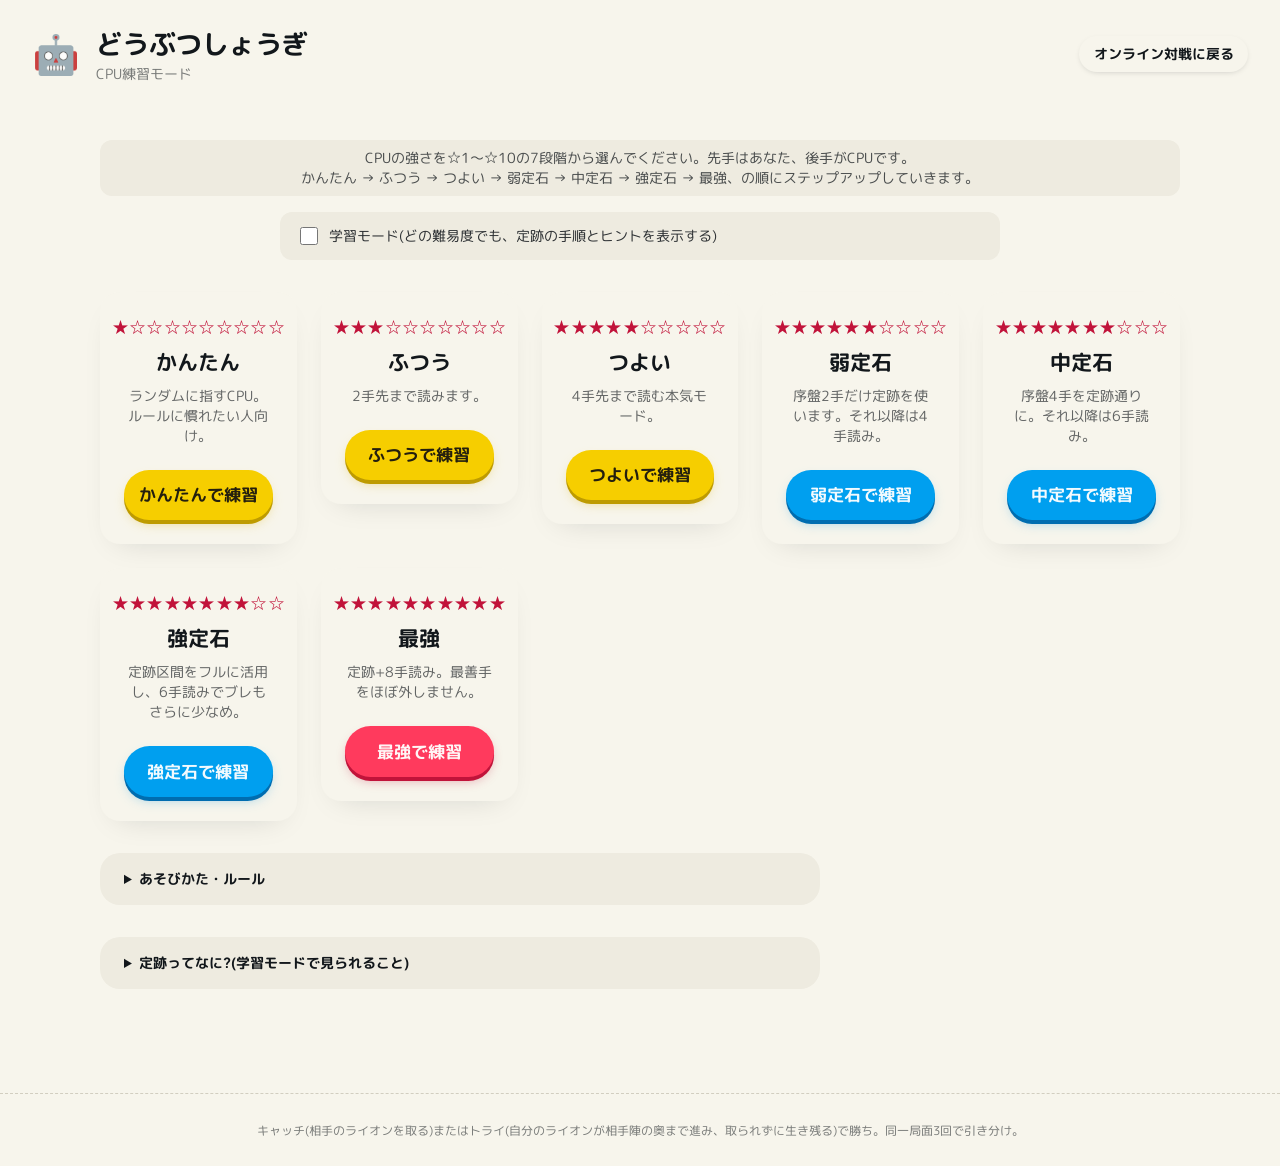
<file: practice.html>
<!DOCTYPE html>
<html lang="ja">
<head>
<meta charset="UTF-8" />
<meta name="viewport" content="width=device-width, initial-scale=1.0" />
<title>どうぶつしょうぎ CPU練習</title>
<link rel="preconnect" href="https://fonts.googleapis.com" />
<link rel="preconnect" href="https://fonts.gstatic.com" crossorigin />
<link href="https://fonts.googleapis.com/css2?family=Plus+Jakarta+Sans:wght@500;600;700&family=M+PLUS+Rounded+1c:wght@400;500;700;800&family=JetBrains+Mono:wght@500;600&display=swap" rel="stylesheet" />
<link rel="stylesheet" href="css/tokens.css" />
<link rel="stylesheet" href="css/style.css?v=7" />
</head>
<body>
  <header class="masthead">
    <div class="wordmark">
      <span class="character-mark" aria-hidden="true">🤖</span>
      <div>
        <h1>どうぶつしょうぎ</h1>
        <p class="wordmark-sub">CPU練習モード</p>
      </div>
    </div>
    <a class="btn btn--outline btn--sm" href="index.html">オンライン対戦に戻る</a>
  </header>

  <main>
    <!-- 難易度選択画面 -->
    <section id="select-screen" class="screen">
      <p class="status-msg">
        CPUの強さを☆1〜☆10の7段階から選んでください。先手はあなた、後手がCPUです。<br>
        かんたん → ふつう → つよい → 弱定石 → 中定石 → 強定石 → 最強、の順にステップアップしていきます。
      </p>

      <label class="learning-toggle">
        <input type="checkbox" id="learning-mode-toggle" />
        <span>学習モード(どの難易度でも、定跡の手順とヒントを表示する)</span>
      </label>

      <div class="lobby-grid difficulty-grid" id="difficulty-grid">
        <!-- js/practice.js が CpuAI.TIERS から自動生成する -->
      </div>

      <details class="rules">
        <summary>あそびかた・ルール</summary>
        <ul>
          <li>3×4の盤で、自分のライオンを守りながら相手のライオンをつかまえます。</li>
          <li>駒の面にある点が、その駒の進める方向です。自分の駒にカーソルを載せる(またはタップ)と行けるマスが光ります。</li>
          <li>ライオン🦁は全方向、ゾウ🐘は斜め、キリン🦒はたて・よこ、ヒヨコ🐤は前に1マスずつ動けます。</li>
          <li>取った駒は持ち駒になり、自分の番に空いているマスへ打てます。</li>
          <li>ヒヨコが相手の一番奥の列まで進むとニワトリ🐔になり、たて・よこ・前ななめに動けます。</li>
          <li><strong>キャッチ:</strong> 相手のライオンを取ると勝ち。</li>
          <li><strong>トライ:</strong> 自分のライオンが相手の一番奥の列に入り、次の相手の番で取られなければ勝ち。取れる位置に入ると取られて負けです。</li>
          <li>同じ局面が3回くり返されると引き分け(千日手)です。</li>
        </ul>
      </details>

      <details class="rules">
        <summary>定跡ってなに?(学習モードで見られること)</summary>
        <p class="lobby-card-copy">
          「定跡」は、昔からの研究で「こう指せばうまくいく」とわかっている手順のことです。
          このCPUには、実際に完全解析(コンピュータによる全局面の勝敗判定)で確認されている
          序盤5手の定跡(通称「ゾウ冠」の基本形)が組み込まれています。「弱定石」以上の
          CPUはこの手順を序盤で使いますし、学習モードをONにすると、あなたの番のときにも
          「次にどう指すとよいか」のヒントが表示されます。
        </p>
      </details>
    </section>

    <!-- 対局画面 -->
    <section id="game-screen" class="screen hidden">
      <div class="game-header">
        <div class="room-chip">
          相手 <span id="difficulty-display" class="mono-num"></span>
        </div>
        <button id="change-difficulty-btn" class="btn btn--outline btn--sm">難易度を変える</button>
      </div>

      <p id="turn-indicator" class="status-msg"></p>
      <div id="joseki-hint" class="status-msg status-msg--hint hidden"></div>
      <div id="result-msg" class="result-msg hidden"></div>
      <div class="game-actions">
        <button id="retry-btn" class="btn btn--pear hidden">もう一度</button>
      </div>

      <div class="game-area">
        <div class="hand hand--gote" id="hand-gote">
          <h3>CPU 持ち駒</h3>
          <div class="hand-pieces" id="hand-gote-pieces"></div>
        </div>

        <div id="board" class="board"></div>

        <div class="hand hand--sente" id="hand-sente">
          <h3>あなたの持ち駒</h3>
          <div class="hand-pieces" id="hand-sente-pieces"></div>
        </div>
      </div>
    </section>
  </main>

  <footer>
    <p>キャッチ(相手のライオンを取る)またはトライ(自分のライオンが相手陣の奥まで進み、取られずに生き残る)で勝ち。同一局面3回で引き分け。</p>
  </footer>

  <script src="js/game-logic.js?v=6"></script>
  <script src="js/cpu-ai.js?v=3"></script>
  <script src="js/practice.js?v=3"></script>
</body>
</html>
</file>
<file: css/tokens.css>
/* Hallmark tokens · genre: playful · theme: Hum (adapted for an app, not a marketing page) */
:root {
  /* paper — cream, never pure white */
  --color-paper: oklch(97% 0.012 95);
  --color-paper-2: oklch(94% 0.016 95);
  --color-paper-3: oklch(91% 0.020 95);

  /* ink — near-black with a cool tilt, never pure black */
  --color-ink: oklch(20% 0.012 250);
  --color-ink-2: oklch(42% 0.02 250);

  /* multi-accent: pear = sente / primary, cyan = gote / secondary, coral = pop / win */
  --color-accent: oklch(86% 0.18 95);
  --color-accent-deep: oklch(70% 0.16 95);
  --color-accent-ink: oklch(24% 0.03 95);

  --color-accent-2: oklch(66% 0.18 235);
  --color-accent-2-deep: oklch(50% 0.16 235);
  --color-accent-2-ink: oklch(98% 0.01 235);

  --color-accent-3: oklch(68% 0.24 18);
  --color-accent-3-deep: oklch(52% 0.20 18);
  --color-accent-3-ink: oklch(98% 0.01 18);

  --color-mint: oklch(80% 0.16 150);
  --color-focus: oklch(55% 0.20 250);
  --color-rule: oklch(85% 0.02 95);

  /* type */
  --font-display: "Plus Jakarta Sans", "M PLUS Rounded 1c", sans-serif;
  --font-body: "M PLUS Rounded 1c", "Plus Jakarta Sans", sans-serif;
  --font-mono: "JetBrains Mono", monospace;

  --text-xs: 0.75rem;
  --text-sm: 0.875rem;
  --text-md: 1.05rem;
  --text-lg: 1.3rem;
  --text-xl: 1.7rem;
  --text-display: clamp(1.7rem, 3vw + 1rem, 2.4rem);

  /* 4pt spacing scale */
  --space-3xs: 0.25rem;
  --space-2xs: 0.5rem;
  --space-xs: 0.75rem;
  --space-sm: 1rem;
  --space-md: 1.5rem;
  --space-lg: 2rem;
  --space-xl: 3rem;
  --space-2xl: 4.5rem;

  /* radii — Hum is the rounded theme, no square corners */
  --radius-card: 20px;
  --radius-pill: 999px;
  --radius-input: 12px;
  --radius-cell: 10px;

  /* motion */
  --ease-spring: cubic-bezier(0.34, 1.56, 0.64, 1);
  --ease-snap: cubic-bezier(0.22, 1, 0.36, 1);
  --ease-out: cubic-bezier(0.16, 1, 0.3, 1);
  --dur-short: 140ms;
  --dur-med: 220ms;
}

@media (prefers-reduced-motion: reduce) {
  :root {
    --ease-spring: var(--ease-out);
  }
}
</file>
<file: css/style.css>
/* Hallmark · pre-emit critique: P5 H4 E4 S4 R4 V4
 * genre: playful · theme: Hum (adapted: app, not a marketing page — no macrostructure
 *   catalog pick; structure follows the app's own two screens: Lobby + Board)
 * nav: n/a (utility masthead) · footer: Ft2 inline single line
 * designed-as-app
 */

* {
  box-sizing: border-box;
}

html, body {
  overflow-x: clip;
}

body {
  margin: 0;
  min-height: 100vh;
  display: flex;
  flex-direction: column;
  background: var(--color-paper);
  color: color-mix(in oklch, var(--color-ink) 88%, transparent);
  font-family: var(--font-body);
  font-feature-settings: "ss01" on;
}

h1, h2, h3 {
  font-family: var(--font-display);
  font-weight: 700;
  margin: 0;
  color: var(--color-ink);
}

.mono-label, .mono-num {
  font-family: var(--font-mono);
  font-variant-numeric: tabular-nums;
  letter-spacing: 0.06em;
}

.mono-label {
  display: inline-block;
  font-size: var(--text-xs);
  text-transform: uppercase;
  color: color-mix(in oklch, var(--color-ink) 60%, transparent);
  margin-bottom: var(--space-2xs);
}

/* ---------- masthead ---------- */

.masthead {
  display: flex;
  align-items: center;
  justify-content: space-between;
  gap: var(--space-md);
  flex-wrap: wrap;
  padding: var(--space-md) var(--space-lg);
}

.wordmark {
  display: flex;
  align-items: center;
  gap: var(--space-sm);
}

.character-mark {
  font-size: 2.4rem;
  line-height: 1;
  animation: character-pulse 4s var(--ease-out) infinite;
  transform-origin: center;
}

@keyframes character-pulse {
  0%, 100% { transform: scale(1) rotate(0deg); }
  50% { transform: scale(1.06) rotate(-4deg); }
}

.masthead h1 {
  font-size: var(--text-xl);
  letter-spacing: -0.02em;
}

.wordmark-sub {
  margin: 0;
  font-size: var(--text-sm);
  color: color-mix(in oklch, var(--color-ink) 55%, transparent);
}

.qr-block {
  margin: 0;
  display: flex;
  flex-direction: column;
  align-items: center;
  gap: var(--space-3xs);
  background: var(--color-paper-2);
  border-radius: var(--radius-card);
  padding: var(--space-xs);
}

.qr-block img {
  display: block;
  border-radius: var(--radius-input);
}

.qr-block figcaption {
  font-size: var(--text-xs);
  color: color-mix(in oklch, var(--color-ink) 55%, transparent);
}

/* ---------- layout shells ---------- */

main {
  flex: 1;
  display: flex;
  flex-direction: column;
  align-items: center;
  padding: var(--space-md) var(--space-lg) var(--space-2xl);
  width: 100%;
}

/* ユーティリティクラスなので、.btn など後から定義される display を必ず上書きする
   (!important がないと .btn { display: inline-flex } に負けて非表示にならない) */
.screen.hidden, .hidden {
  display: none !important;
}

.status-msg {
  text-align: center;
  margin: var(--space-2xs) 0;
  padding: var(--space-2xs) var(--space-sm);
  background: var(--color-paper-2);
  border-radius: var(--radius-input);
  color: color-mix(in oklch, var(--color-ink) 75%, transparent);
  font-size: var(--text-sm);
}

.error-msg {
  color: var(--color-accent-3-deep);
  min-height: 1.2em;
  text-align: center;
  font-weight: 600;
}

/* 自分の番のときは手番表示を目立たせる */
.status-msg--mine {
  background: var(--color-accent);
  color: var(--color-accent-ink);
  font-weight: 700;
}

.result-msg {
  position: relative;
  text-align: center;
  font-size: var(--text-lg);
  font-weight: 700;
  font-family: var(--font-display);
  padding: var(--space-sm);
  background: var(--color-accent-3);
  color: var(--color-accent-3-ink);
  border-radius: var(--radius-card);
  margin: var(--space-2xs) 0;
  overflow: visible;
}

.result-msg--lose {
  background: var(--color-paper-3);
  color: var(--color-ink);
}

.result-msg--draw {
  background: var(--color-accent-2);
  color: var(--color-accent-2-ink);
}

.game-actions {
  display: flex;
  gap: var(--space-sm);
  align-items: center;
  justify-content: center;
  flex-wrap: wrap;
  margin: var(--space-2xs) 0 var(--space-sm);
}

.game-actions:empty {
  display: none;
}

/* ロビーのルール説明 */
.rules {
  width: 100%;
  max-width: 720px;
  margin-top: var(--space-lg);
  background: var(--color-paper-2);
  border-radius: var(--radius-card);
  padding: var(--space-sm) var(--space-md);
  font-size: var(--text-sm);
}

.rules summary {
  cursor: pointer;
  font-family: var(--font-display);
  font-weight: 700;
  color: var(--color-ink);
}

.rules ul {
  margin: var(--space-sm) 0 0;
  padding-left: 1.2em;
  line-height: 1.7;
}

.rules li + li {
  margin-top: var(--space-3xs);
}

.hand-empty {
  align-self: center;
  font-size: var(--text-xs);
  color: color-mix(in oklch, var(--color-ink) 45%, transparent);
}

/* ---------- lobby ---------- */

.lobby-grid {
  display: grid;
  grid-template-columns: 1.2fr 1fr;
  gap: var(--space-md);
  width: 100%;
  max-width: 720px;
  margin-top: var(--space-lg);
  align-items: start;
}

@media (max-width: 640px) {
  .lobby-grid {
    grid-template-columns: minmax(0, 1fr);
  }
}

.lobby-card {
  background: var(--color-paper);
  border-radius: var(--radius-card);
  padding: var(--space-lg);
  box-shadow: 0 12px 32px -18px oklch(20% 0.012 250 / 0.18);
}

.lobby-card--primary {
  background: var(--color-paper-2);
}

.lobby-card--secondary {
  background: var(--color-paper);
  border: 1.5px solid var(--color-rule);
}

.lobby-card h2 {
  font-size: var(--text-lg);
  margin-bottom: var(--space-2xs);
}

.lobby-card-copy {
  margin: 0 0 var(--space-md);
  color: color-mix(in oklch, var(--color-ink) 65%, transparent);
  font-size: var(--text-sm);
}

.lobby-card input {
  width: 100%;
  padding: var(--space-sm);
  font-family: var(--font-mono);
  font-size: var(--text-xl);
  letter-spacing: 0.3em;
  text-align: center;
  border: 1.5px solid var(--color-rule);
  border-radius: var(--radius-input);
  margin-bottom: var(--space-sm);
  background: var(--color-paper);
  color: var(--color-ink);
}

.lobby-card input:focus-visible {
  outline: 3px solid var(--color-focus);
  outline-offset: 2px;
}

/* ---------- button system (Hum canonical) ---------- */

.btn {
  --btn-face: var(--color-accent);
  --btn-ink: var(--color-ink);
  --btn-edge: var(--color-accent-deep);
  --btn-cast: oklch(76% 0.20 95 / 0.4);
  display: inline-flex;
  align-items: center;
  justify-content: center;
  gap: 0.5em;
  padding: 0.8rem 1.4rem;
  font-family: var(--font-display);
  font-weight: 600;
  font-size: var(--text-md);
  white-space: nowrap;
  text-decoration: none;
  border: 0;
  border-radius: var(--radius-pill);
  color: var(--btn-ink);
  background: var(--btn-face);
  cursor: pointer;
  position: relative;
  isolation: isolate;
  box-shadow: 0 4px 0 0 var(--btn-edge), 0 6px 12px -3px var(--btn-cast);
  transform: translateY(0);
  transition: transform var(--dur-short) var(--ease-snap),
              box-shadow var(--dur-short) var(--ease-snap),
              background-color 160ms, opacity 160ms;
}

.btn:hover:not(:disabled) {
  transform: translateY(-2px);
  box-shadow: 0 6px 0 0 var(--btn-edge), 0 12px 22px -4px var(--btn-cast);
}

.btn:active:not(:disabled) {
  transform: translateY(3px);
  box-shadow: 0 1px 0 0 var(--btn-edge), 0 2px 6px -2px var(--btn-cast);
  transition-duration: 70ms;
}

.btn:focus-visible {
  outline: 3px solid color-mix(in oklch, var(--btn-edge) 70%, var(--color-focus));
  outline-offset: 3px;
}

.btn:disabled {
  opacity: 0.5;
  cursor: not-allowed;
  pointer-events: none;
  transform: none;
  box-shadow: 0 4px 0 0 var(--btn-edge);
}

.btn--pear {
  --btn-face: var(--color-accent);
  --btn-edge: var(--color-accent-deep);
  --btn-ink: var(--color-accent-ink);
  --btn-cast: oklch(76% 0.20 95 / 0.4);
}

.btn--cyan {
  --btn-face: var(--color-accent-2);
  --btn-edge: var(--color-accent-2-deep);
  --btn-ink: var(--color-accent-2-ink);
  --btn-cast: oklch(60% 0.18 235 / 0.35);
}

.btn--coral {
  --btn-face: var(--color-accent-3);
  --btn-edge: var(--color-accent-3-deep);
  --btn-ink: var(--color-accent-3-ink);
  --btn-cast: oklch(54% 0.20 18 / 0.4);
}

.btn--soft {
  background: var(--color-paper-3);
  color: var(--color-ink);
  box-shadow: 0 2px 8px -4px oklch(20% 0.012 250 / 0.25);
}

.btn--soft:hover:not(:disabled) {
  transform: translateY(-1px);
  box-shadow: 0 4px 12px -4px oklch(20% 0.012 250 / 0.3);
}

.btn--soft:active:not(:disabled) {
  transform: translateY(1px);
}

.btn--outline {
  background: transparent;
  color: var(--color-ink);
  box-shadow: inset 0 0 0 1.5px var(--color-rule);
}

.btn--outline.btn--cyan {
  color: var(--color-accent-2-deep);
  box-shadow: inset 0 0 0 1.5px var(--color-accent-2);
}

.btn--outline.btn--coral {
  color: var(--color-accent-3-deep);
  box-shadow: inset 0 0 0 1.5px var(--color-accent-3);
}

.btn--outline:hover:not(:disabled) {
  transform: translateY(-1px);
  background: var(--color-paper-2);
}

.btn--outline:active:not(:disabled) {
  transform: translateY(1px);
}

.btn--sm {
  padding: 0.5rem 0.9rem;
  font-size: var(--text-sm);
  box-shadow: 0 2px 0 0 var(--btn-edge), 0 4px 8px -3px var(--btn-cast);
}

.btn--sm.btn--soft, .btn--sm.btn--outline {
  box-shadow: 0 2px 6px -3px oklch(20% 0.012 250 / 0.25);
}

/* ---------- game header ---------- */

.game-header {
  display: flex;
  flex-wrap: wrap;
  gap: var(--space-sm);
  align-items: center;
  justify-content: space-between;
  width: 100%;
  max-width: 640px;
  margin-bottom: var(--space-xs);
}

.room-chip {
  display: flex;
  align-items: center;
  gap: var(--space-xs);
  background: var(--color-paper-2);
  padding: var(--space-2xs) var(--space-sm);
  border-radius: var(--radius-pill);
  font-size: var(--text-sm);
}

#room-code-display {
  font-weight: 700;
  font-size: var(--text-md);
}

#player-role {
  font-family: var(--font-display);
  font-weight: 700;
  font-size: var(--text-sm);
  padding: var(--space-2xs) var(--space-sm);
  border-radius: var(--radius-pill);
}

#player-role.role-sente {
  background: var(--color-accent);
  color: var(--color-accent-ink);
}

#player-role.role-gote {
  background: var(--color-accent-2);
  color: var(--color-accent-2-ink);
}

#player-role.role-spectator {
  background: var(--color-paper-3);
  color: color-mix(in oklch, var(--color-ink) 60%, transparent);
}

/* ---------- board ---------- */

.game-area {
  display: flex;
  flex-direction: column;
  align-items: center;
  gap: var(--space-sm);
  width: 100%;
}

/* 通常(先手視点): 後手トレイ→盤→先手トレイ。後手番でプレイ中は自分のトレイを手前(下)に反転する */
.hand--gote { order: 1; }
.board { order: 2; }
.hand--sente { order: 3; }

.game-area.flipped .hand--gote { order: 3; }
.game-area.flipped .hand--sente { order: 1; }

.board {
  display: grid;
  grid-template-columns: repeat(3, minmax(0, 90px));
  grid-template-rows: repeat(4, 90px);
  gap: 4px;
  background: color-mix(in oklch, var(--color-ink) 70%, var(--color-accent) 10%);
  padding: 6px;
  border-radius: var(--radius-card);
  box-shadow: 0 16px 36px -20px oklch(20% 0.012 250 / 0.35);
}

.cell {
  background: var(--color-paper-2);
  display: flex;
  align-items: center;
  justify-content: center;
  font-size: 1.6rem;
  border-radius: var(--radius-cell);
  cursor: default;
  user-select: none;
  position: relative;
}

.cell.selectable {
  cursor: pointer;
}

.cell.selected {
  outline: 3px solid var(--color-accent-3);
  outline-offset: -3px;
}

.cell.destination::after {
  content: "";
  position: absolute;
  width: 18px;
  height: 18px;
  border-radius: 50%;
  background: color-mix(in oklch, var(--color-mint) 80%, black 10%);
  z-index: 2;
}

/* 駒にカーソルを載せたときの「この駒はここへ行ける」プレビュー */
.cell.reachable-preview {
  box-shadow: inset 0 0 0 3px color-mix(in oklch, var(--color-mint) 70%, var(--color-paper));
}

.cell.reachable-preview:not(.destination)::after {
  content: "";
  position: absolute;
  width: 14px;
  height: 14px;
  border-radius: 50%;
  background: color-mix(in oklch, var(--color-mint) 80%, black 10%);
  opacity: 0.8;
  z-index: 2;
}

/* 相手の駒があるマスへ行ける場合は、駒の上に「取れる」印を出す */
.cell.reachable-preview:has(.piece)::after,
.cell.destination:has(.piece)::after {
  width: auto;
  height: auto;
  top: 4px;
  left: 50%;
  transform: translateX(-50%);
  border-radius: var(--radius-pill);
  padding: 1px 6px;
  font-family: var(--font-display);
  font-size: 10px;
  font-weight: 700;
  color: var(--color-accent-3-ink);
  background: var(--color-accent-3);
  content: "とれる";
  opacity: 1;
  z-index: 4;
}

/* 直前の手(動かした元と先)を薄く示す */
.cell.last-move {
  background: color-mix(in oklch, var(--color-accent-3) 22%, var(--color-paper-2));
  box-shadow: inset 0 0 0 3px color-mix(in oklch, var(--color-accent-3) 45%, var(--color-paper-2));
}

.piece {
  position: relative;
  display: flex;
  flex-direction: column;
  align-items: center;
  justify-content: center;
  width: 78px;
  height: 78px;
  border-radius: calc(var(--radius-cell) - 2px);
  font-weight: 700;
  font-family: var(--font-display);
  line-height: 1.1;
  transition: transform var(--dur-med) var(--ease-spring);
}

.piece-name {
  font-size: var(--text-xs);
}

/* 駒の面の方向ドット。本物のどうぶつしょうぎと同じ表記。
   dr-1=前(上) / dr0=横 / dr1=後ろ(下)、dc-1=左 / dc0=中央 / dc1=右 */
.move-dot {
  position: absolute;
  width: 7px;
  height: 7px;
  border-radius: 50%;
  background: currentColor;
  opacity: 0.85;
  pointer-events: none;
}

.move-dot.dr-1 { top: 5px; }
.move-dot.dr0  { top: 50%; margin-top: -3.5px; }
.move-dot.dr1  { bottom: 5px; }
.move-dot.dc-1 { left: 5px; }
.move-dot.dc0  { left: 50%; margin-left: -3.5px; }
.move-dot.dc1  { right: 5px; }

.piece.owner-sente {
  background: var(--color-accent);
  color: var(--color-accent-ink);
}

.piece.owner-gote {
  background: var(--color-accent-2);
  color: var(--color-accent-2-ink);
}

.piece.piece-rotated {
  transform: rotate(180deg);
}

.piece .emoji {
  font-size: 1.4rem;
}

/* ---------- hand trays — colour-coded to each player's accent ---------- */

.hand {
  border-radius: var(--radius-card);
  padding: var(--space-xs) var(--space-md);
  min-width: 280px;
  max-width: 100%;
  text-align: center;
}

.hand--gote {
  background: color-mix(in oklch, var(--color-accent-2) 10%, var(--color-paper));
}

.hand--sente {
  background: color-mix(in oklch, var(--color-accent) 14%, var(--color-paper));
}

.hand h3 {
  margin: var(--space-3xs) 0;
  font-size: var(--text-sm);
  font-weight: 600;
  color: color-mix(in oklch, var(--color-ink) 70%, transparent);
}

.hand-pieces {
  display: flex;
  gap: var(--space-2xs);
  justify-content: center;
  flex-wrap: wrap;
  min-height: 50px;
}

.hand-piece {
  width: 46px;
  height: 46px;
  border-radius: var(--radius-input);
  background: var(--color-paper);
  box-shadow: 0 4px 10px -6px oklch(20% 0.012 250 / 0.3);
  display: flex;
  align-items: center;
  justify-content: center;
  font-size: 1.3rem;
  cursor: pointer;
  transition: transform var(--dur-med) var(--ease-spring), box-shadow var(--dur-short) var(--ease-out);
}

.hand-piece:hover:not(.disabled) {
  transform: translateY(-3px);
  box-shadow: 0 8px 16px -8px oklch(20% 0.012 250 / 0.35);
}

.hand-piece.selected {
  outline: 3px solid var(--color-accent-3);
}

.hand-piece.disabled {
  cursor: default;
  opacity: 0.55;
}

/* ---------- star-burst micro-celebration on win ---------- */

.star-burst {
  position: absolute;
  width: 26px;
  height: 26px;
  top: 50%;
  left: 50%;
  margin: -13px 0 0 -13px;
  background:
    linear-gradient(90deg, transparent 47%, var(--color-paper) 47% 53%, transparent 53%),
    linear-gradient(0deg,  transparent 47%, var(--color-paper) 47% 53%, transparent 53%);
  animation: star-burst 480ms var(--ease-snap) forwards;
  pointer-events: none;
}

@keyframes star-burst {
  0%   { transform: scale(0) rotate(0deg);   opacity: 1; }
  60%  { transform: scale(2.2) rotate(35deg); opacity: 0.85; }
  100% { transform: scale(3) rotate(45deg); opacity: 0; }
}

footer {
  text-align: center;
  padding: var(--space-sm);
  font-size: var(--text-xs);
  color: color-mix(in oklch, var(--color-ink) 55%, transparent);
  border-top: 1px dashed var(--color-rule);
  margin-top: var(--space-lg);
}

@media (prefers-reduced-motion: reduce) {
  .character-mark { animation: none; }
  .hand-piece, .piece, .btn { transition: none; }
  .star-burst { animation: none; opacity: 0; }
}

/* ---------- 大会モード ---------- */

.lobby-card--wide {
  width: 100%;
  max-width: 720px;
  margin-top: var(--space-md);
  background: color-mix(in oklch, var(--color-accent-2) 8%, var(--color-paper));
}

.field {
  display: block;
  margin-bottom: var(--space-sm);
  text-align: left;
}

.field > span {
  display: block;
  font-size: var(--text-xs);
  color: color-mix(in oklch, var(--color-ink) 60%, transparent);
  margin-bottom: var(--space-3xs);
}

.field input, .field select {
  width: 100%;
  padding: var(--space-xs) var(--space-sm);
  font-family: var(--font-body);
  font-size: var(--text-md);
  border: 1.5px solid var(--color-rule);
  border-radius: var(--radius-input);
  background: var(--color-paper);
  color: var(--color-ink);
  margin-bottom: 0;
}

.field input:focus-visible, .field select:focus-visible {
  outline: 3px solid var(--color-focus);
  outline-offset: 2px;
}

.lobby-card .field input[inputmode="numeric"] {
  font-family: var(--font-mono);
  letter-spacing: 0.3em;
  text-align: center;
  font-size: var(--text-xl);
}

.status-badge {
  font-family: var(--font-display);
  font-weight: 700;
  font-size: var(--text-sm);
  padding: var(--space-2xs) var(--space-sm);
  border-radius: var(--radius-pill);
  background: var(--color-paper-3);
}

.status-badge--running { background: var(--color-accent); color: var(--color-accent-ink); }
.status-badge--finished { background: var(--color-accent-2); color: var(--color-accent-2-ink); }

.t-layout {
  display: grid;
  grid-template-columns: minmax(0, 1fr) minmax(0, 1.4fr);
  gap: var(--space-md);
  width: 100%;
  max-width: 820px;
  margin-top: var(--space-sm);
}

@media (max-width: 640px) {
  .t-layout { grid-template-columns: minmax(0, 1fr); }
}

.t-card {
  background: var(--color-paper-2);
  border-radius: var(--radius-card);
  padding: var(--space-md);
  width: 100%;
  max-width: 820px;
  margin-top: var(--space-md);
  min-width: 0;
}

.t-layout .t-card { margin-top: 0; }

.t-card h3 {
  font-size: var(--text-md);
  margin-bottom: var(--space-xs);
}

.t-player-list {
  list-style: none;
  margin: 0 0 var(--space-sm);
  padding: 0;
  display: flex;
  flex-direction: column;
  gap: var(--space-3xs);
}

.t-player-list li {
  display: flex;
  align-items: center;
  gap: var(--space-2xs);
  padding: var(--space-2xs) var(--space-xs);
  background: var(--color-paper);
  border-radius: var(--radius-input);
}

.tag {
  display: inline-block;
  font-size: var(--text-xs);
  padding: 1px 8px;
  border-radius: var(--radius-pill);
  background: var(--color-paper-3);
  color: color-mix(in oklch, var(--color-ink) 70%, transparent);
  white-space: nowrap;
}

.tag--me { background: var(--color-accent); color: var(--color-accent-ink); }
.tag--done { background: var(--color-mint); color: var(--color-ink); }

.standings {
  width: 100%;
  border-collapse: collapse;
  font-size: var(--text-sm);
}

.standings th, .standings td {
  padding: var(--space-2xs) var(--space-xs);
  text-align: center;
  border-bottom: 1px dashed var(--color-rule);
}

.standings th:nth-child(2), .standings td:nth-child(2) { text-align: left; }
.standings th { font-weight: 600; color: color-mix(in oklch, var(--color-ink) 60%, transparent); }
.standings tr.me td { background: color-mix(in oklch, var(--color-accent) 25%, var(--color-paper)); }
.standings tr.me td:first-child { border-radius: var(--radius-input) 0 0 var(--radius-input); }
.standings tr.me td:last-child { border-radius: 0 var(--radius-input) var(--radius-input) 0; }

.round + .round { margin-top: var(--space-sm); }

.round h4 {
  font-family: var(--font-mono);
  font-size: var(--text-xs);
  letter-spacing: 0.08em;
  color: color-mix(in oklch, var(--color-ink) 55%, transparent);
  margin: 0 0 var(--space-2xs);
}

.match {
  display: flex;
  align-items: center;
  justify-content: space-between;
  gap: var(--space-sm);
  padding: var(--space-2xs) var(--space-sm);
  background: var(--color-paper);
  border-radius: var(--radius-input);
  flex-wrap: wrap;
}

.match + .match { margin-top: var(--space-3xs); }

.match--mine {
  box-shadow: inset 0 0 0 2px var(--color-accent);
}

.match-names {
  display: flex;
  align-items: center;
  gap: var(--space-2xs);
  font-weight: 600;
  min-width: 0;
}

.match-names .vs {
  font-family: var(--font-mono);
  font-size: var(--text-xs);
  color: color-mix(in oklch, var(--color-ink) 45%, transparent);
}

.match-names .winner {
  background-image: linear-gradient(color-mix(in oklch, var(--color-accent) 70%, transparent) 0 0);
  background-repeat: no-repeat;
  background-size: 100% 0.35em;
  background-position: 0 85%;
}

.match-action {
  display: flex;
  align-items: center;
  gap: var(--space-2xs);
}

.rest-note {
  margin: var(--space-2xs) 0 0;
  font-size: var(--text-xs);
  color: color-mix(in oklch, var(--color-ink) 50%, transparent);
}

/* ---------- CPU練習モード ---------- */

.difficulty-grid {
  grid-template-columns: repeat(auto-fit, minmax(180px, 1fr));
  max-width: 1080px;
}

@media (max-width: 480px) {
  .difficulty-grid {
    grid-template-columns: minmax(0, 1fr);
  }
}

.difficulty-card {
  display: flex;
  flex-direction: column;
  text-align: center;
  align-items: center;
  padding: var(--space-md);
}

.difficulty-card .mono-label {
  font-size: var(--text-md);
  letter-spacing: 0.02em;
  color: var(--color-accent-3-deep);
}

.difficulty-card .btn {
  margin-top: auto;
  width: 100%;
}

.learning-toggle {
  display: flex;
  align-items: center;
  gap: var(--space-2xs);
  max-width: 720px;
  margin: var(--space-sm) auto 0;
  padding: var(--space-xs) var(--space-sm);
  background: var(--color-paper-2);
  border-radius: var(--radius-input);
  font-size: var(--text-sm);
  cursor: pointer;
}

.learning-toggle input {
  width: 1.1rem;
  height: 1.1rem;
  accent-color: var(--color-accent-2);
}

.status-msg--hint {
  background: color-mix(in oklch, var(--color-accent-2) 18%, var(--color-paper-2));
  text-align: left;
  line-height: 1.6;
}

/* 学習モードで盤面に表示するおすすめの一手(移動元/移動先) */
.cell.hint-from,
.cell.hint-to {
  box-shadow: inset 0 0 0 3px var(--color-accent-2);
  animation: hint-pulse 1.4s ease-in-out infinite;
}

@keyframes hint-pulse {
  0%, 100% { box-shadow: inset 0 0 0 3px color-mix(in oklch, var(--color-accent-2) 60%, transparent); }
  50% { box-shadow: inset 0 0 0 3px var(--color-accent-2); }
}

@media (prefers-reduced-motion: reduce) {
  .cell.hint-from, .cell.hint-to {
    animation: none;
    box-shadow: inset 0 0 0 3px var(--color-accent-2);
  }
}

/* ---------- 対戦カード(誰が先手/後手か) ---------- */

.lobby-name-field {
  width: 100%;
  max-width: 720px;
  margin: var(--space-sm) auto 0;
}

/* 名前欄は部屋コード欄(等幅・字間広め)と違い、普通の文章として入力できるようにする */
.lobby-name-field input {
  font-family: var(--font-body);
  letter-spacing: normal;
  text-align: left;
  font-size: var(--text-md);
}

.matchup {
  display: flex;
  align-items: center;
  justify-content: center;
  flex-wrap: wrap;
  gap: var(--space-2xs);
  margin: var(--space-2xs) 0 var(--space-xs);
}

.matchup:empty {
  display: none;
}

.matchup-player {
  display: inline-flex;
  align-items: center;
  gap: var(--space-3xs);
  padding: var(--space-3xs) var(--space-sm);
  border-radius: var(--radius-pill);
  font-size: var(--text-sm);
  font-weight: 600;
  border: 2px solid transparent;
}

.matchup-player--sente {
  background: var(--color-accent);
  color: var(--color-accent-ink);
}

.matchup-player--gote {
  background: var(--color-accent-2);
  color: var(--color-accent-2-ink);
}

/* いま手番の側を縁取りで示す */
.matchup-player--turn {
  border-color: var(--color-ink);
}

.matchup-role {
  font-family: var(--font-mono);
  font-size: var(--text-xs);
  opacity: 0.8;
}

.matchup-name {
  font-family: var(--font-display);
}

.matchup-you {
  font-size: var(--text-xs);
  padding: 0 6px;
  border-radius: var(--radius-pill);
  background: color-mix(in oklch, var(--color-ink) 78%, transparent);
  color: var(--color-paper);
}

.matchup-vs {
  font-family: var(--font-mono);
  font-size: var(--text-xs);
  color: color-mix(in oklch, var(--color-ink) 50%, transparent);
}

/* ---------- トーナメント表(ブラケット図) ---------- */

.bracket {
  display: flex;
  gap: var(--space-md);
  align-items: stretch;
  overflow-x: auto;
  padding-bottom: var(--space-2xs);
}

.bracket-round {
  display: flex;
  flex-direction: column;
  min-width: 190px;
  flex: 1 0 auto;
}

.bracket-round h4 {
  font-family: var(--font-mono);
  font-size: var(--text-xs);
  letter-spacing: 0.08em;
  color: color-mix(in oklch, var(--color-ink) 55%, transparent);
  margin: 0 0 var(--space-2xs);
  text-align: center;
}

/* 各ラウンドの試合を均等に散らすことで、次のラウンドの枠と中心が揃って見える */
.bracket-matches {
  display: flex;
  flex-direction: column;
  justify-content: space-around;
  flex: 1;
  gap: var(--space-2xs);
}

.bracket-match {
  background: var(--color-paper);
  border-radius: var(--radius-input);
  padding: var(--space-2xs);
  box-shadow: 0 4px 12px -8px oklch(20% 0.012 250 / 0.3);
}

.bracket-match--mine {
  box-shadow: inset 0 0 0 2px var(--color-accent);
}

.bracket-slot {
  display: flex;
  align-items: center;
  padding: var(--space-3xs) var(--space-2xs);
  border-radius: 6px;
  font-size: var(--text-sm);
  background: var(--color-paper-2);
}

.bracket-slot + .bracket-slot {
  margin-top: 3px;
}

.bracket-slot--winner {
  background: var(--color-accent);
  color: var(--color-accent-ink);
  font-weight: 700;
}

.bracket-slot--me .bracket-slot-name {
  text-decoration: underline;
  text-underline-offset: 3px;
}

.bracket-slot--empty {
  color: color-mix(in oklch, var(--color-ink) 45%, transparent);
}

.bracket-slot-name {
  overflow: hidden;
  text-overflow: ellipsis;
  white-space: nowrap;
}

.bracket-action {
  display: flex;
  justify-content: center;
  align-items: center;
  gap: var(--space-3xs);
  flex-wrap: wrap;
  margin-top: var(--space-3xs);
}

.bracket-round--champion {
  justify-content: center;
  min-width: 150px;
}

.bracket-champion {
  text-align: center;
  padding: var(--space-sm);
  border-radius: var(--radius-card);
  background: var(--color-paper-2);
  font-family: var(--font-display);
  font-weight: 700;
  color: color-mix(in oklch, var(--color-ink) 55%, transparent);
}

.bracket-champion--decided {
  background: var(--color-accent-3);
  color: var(--color-accent-3-ink);
}

/* ---------- 参加者リストの折りたたみ ---------- */

.t-players-details summary {
  cursor: pointer;
  font-family: var(--font-display);
  font-weight: 700;
  font-size: var(--text-md);
  color: var(--color-ink);
  margin-bottom: var(--space-2xs);
}

.t-players-details[open] summary {
  margin-bottom: var(--space-xs);
}

/* ---------- 一覧観戦モード ---------- */

.t-watch-head {
  display: flex;
  flex-wrap: wrap;
  align-items: center;
  justify-content: space-between;
  gap: var(--space-xs);
  margin-bottom: var(--space-xs);
}

.t-watch-toggle {
  margin: 0;
  max-width: none;
}

.watch-boards {
  display: grid;
  grid-template-columns: repeat(auto-fill, minmax(190px, 1fr));
  gap: var(--space-md);
}

.watch-board {
  display: flex;
  flex-direction: column;
  align-items: center;
  gap: var(--space-2xs);
  background: var(--color-paper);
  border-radius: var(--radius-card);
  padding: var(--space-xs);
}

.watch-board-head {
  display: flex;
  align-items: center;
  gap: var(--space-3xs);
  flex-wrap: wrap;
  justify-content: center;
  font-size: var(--text-xs);
}

/* 一覧用の小さな盤(駒は絵文字のみ、操作はできない)
   .board には対局画面用の order:2 が付いているので、ここでは打ち消す */
.watch-board-grid {
  order: 0;
  grid-template-columns: repeat(3, 44px);
  grid-template-rows: repeat(4, 44px);
  gap: 2px;
  padding: 4px;
  box-shadow: none;
}

.watch-board-grid .piece {
  width: 38px;
  height: 38px;
  font-size: 1.2rem;
  border-radius: 6px;
}

.watch-board-foot {
  display: flex;
  justify-content: center;
}
</file>
